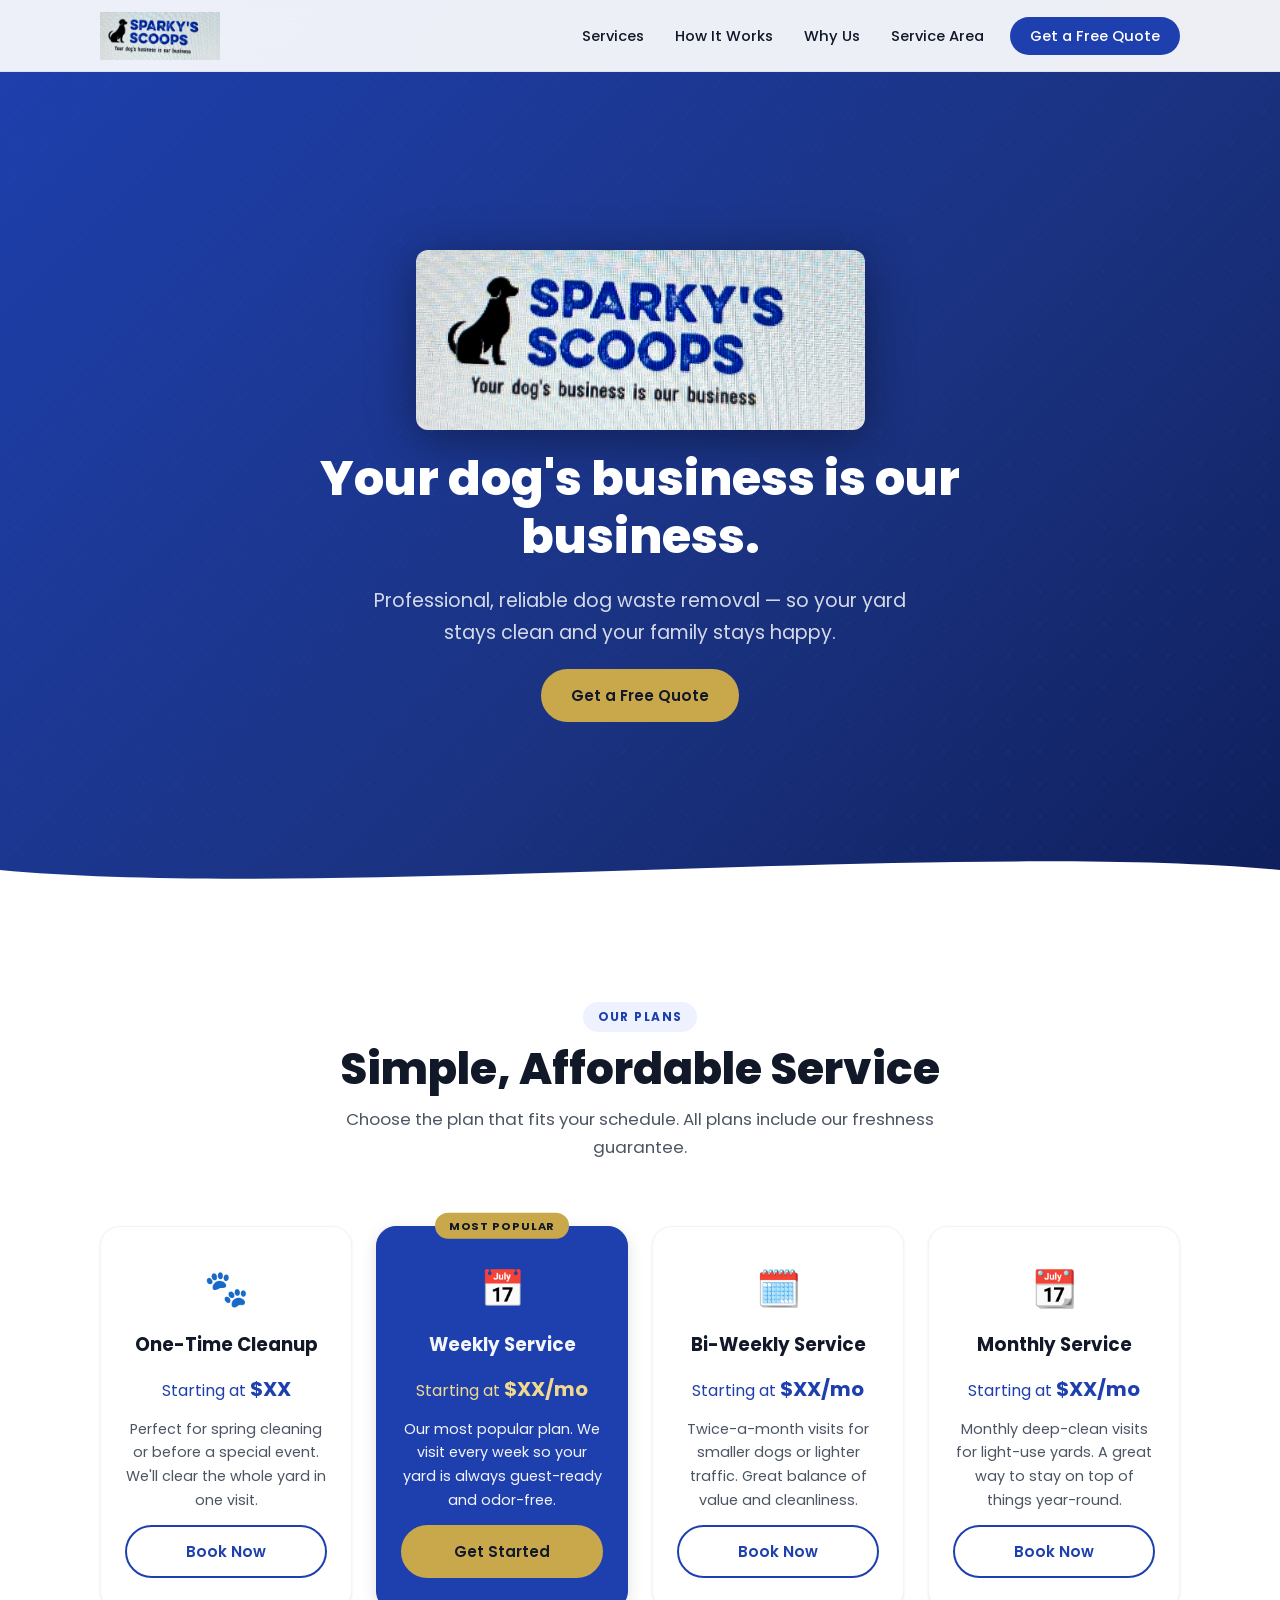
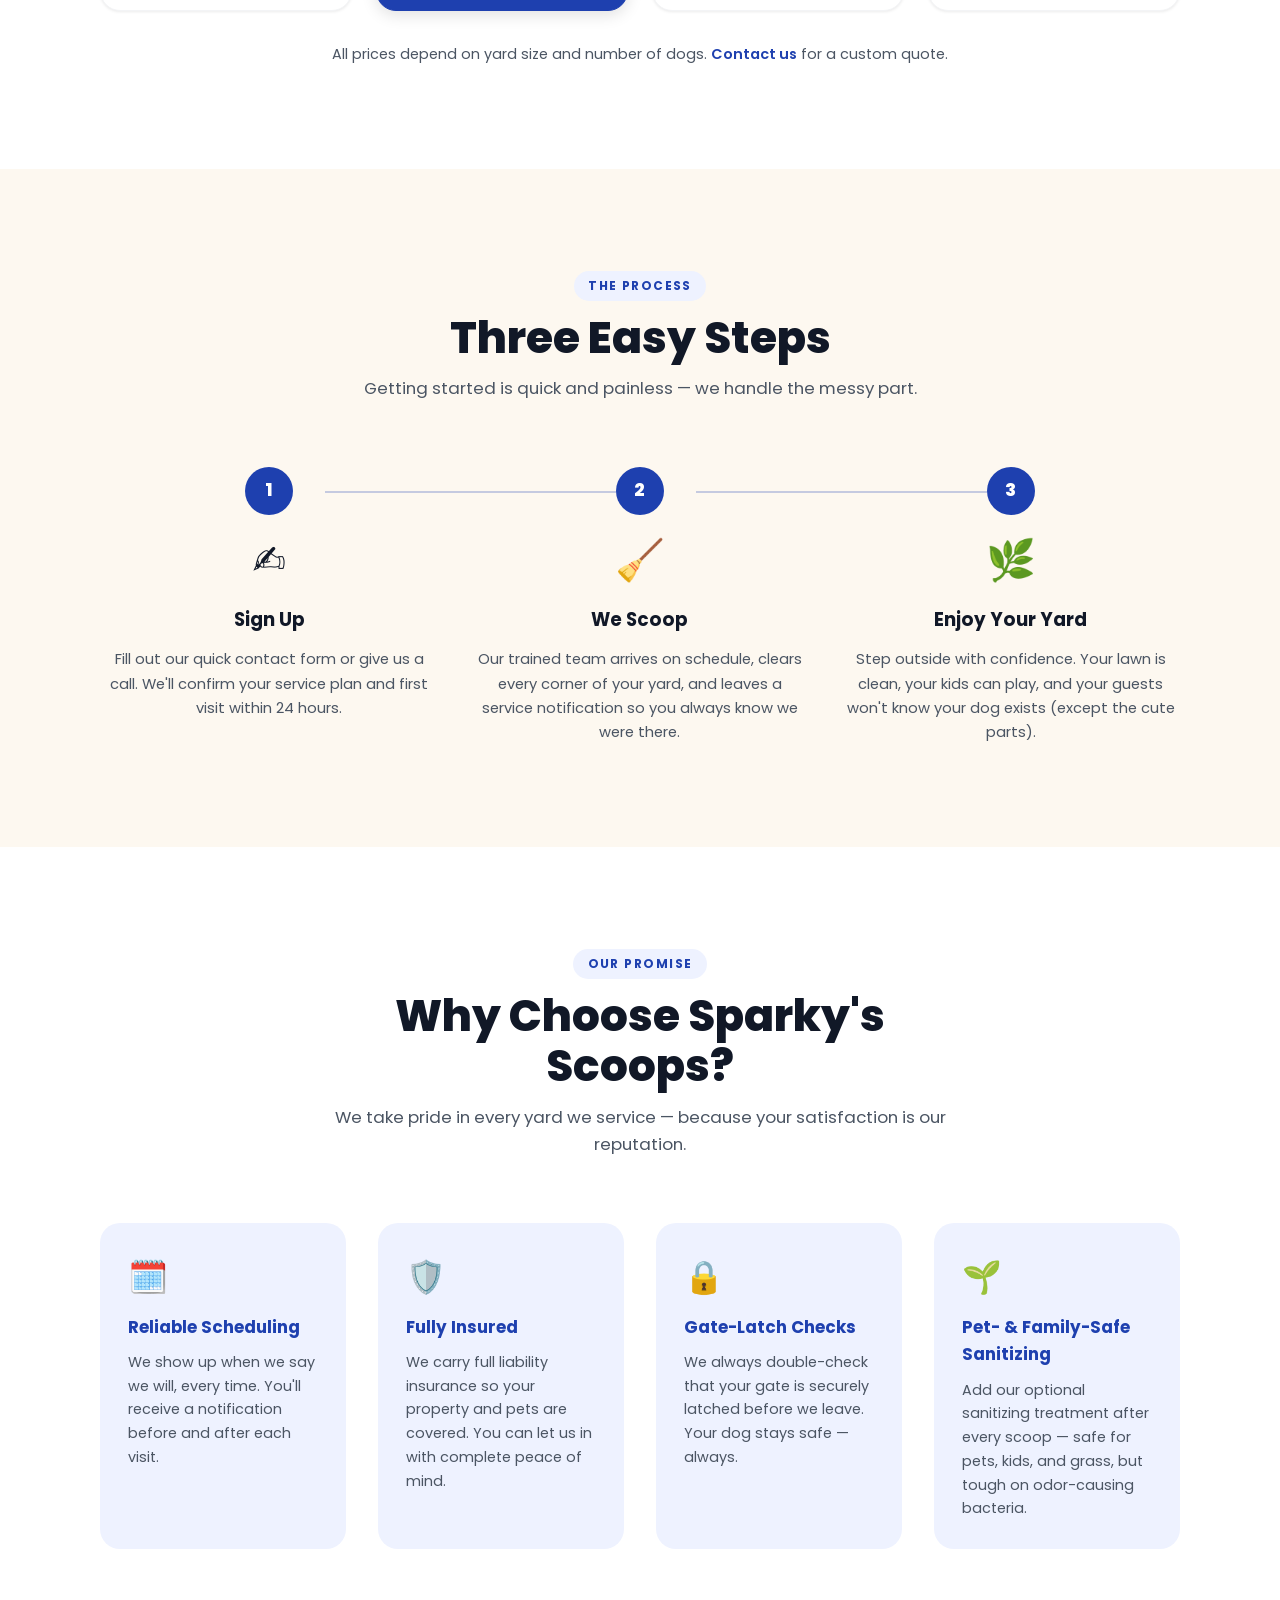
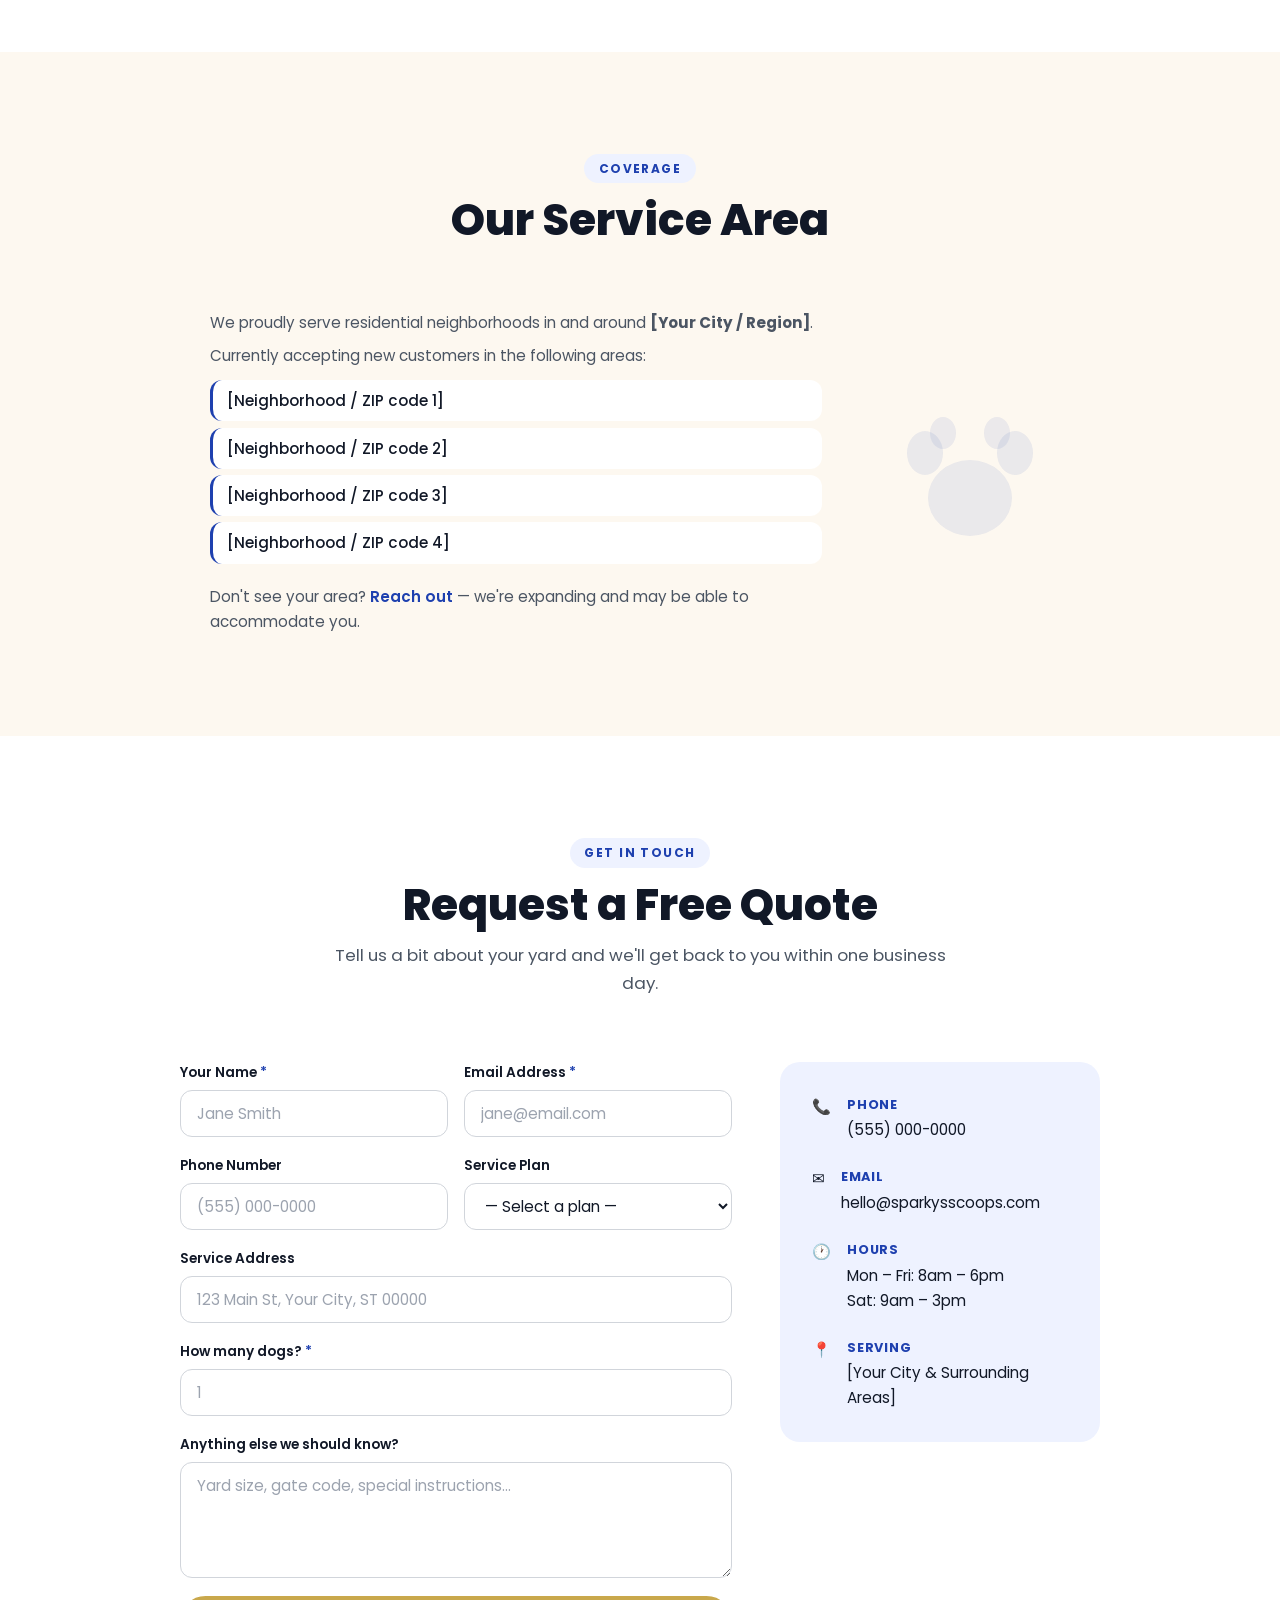
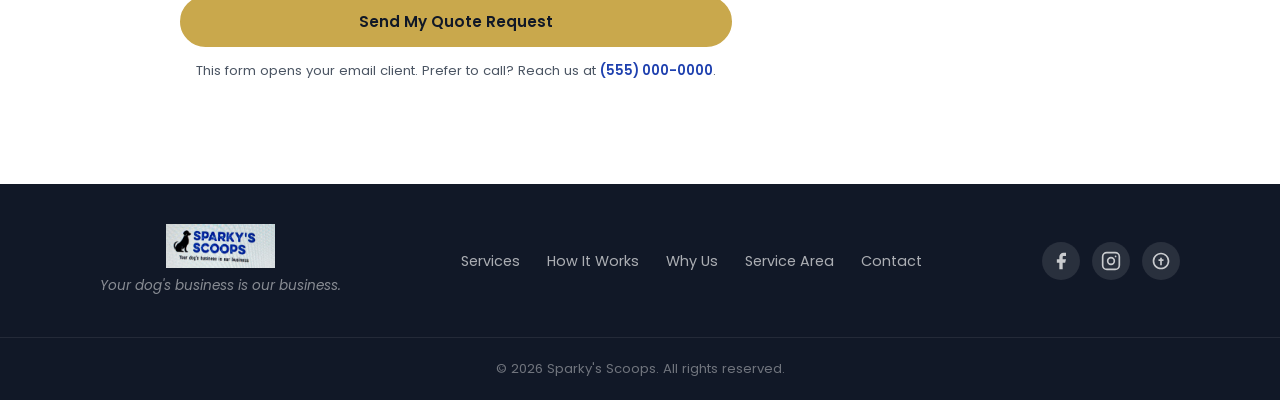
<file: index.html>
<!DOCTYPE html>
<html lang="en">
<head>
  <meta charset="UTF-8" />
  <meta name="viewport" content="width=device-width, initial-scale=1.0" />
  <meta name="description" content="Sparky's Scoops — Professional residential dog waste removal. Your dog's business is our business." />
  <title>Sparky's Scoops | Dog Waste Removal Service</title>
  <link rel="icon" href="sparkys-scoops-logo.jpg" type="image/jpeg" />
  <link rel="preconnect" href="https://fonts.googleapis.com" />
  <link rel="preconnect" href="https://fonts.gstatic.com" crossorigin />
  <link href="https://fonts.googleapis.com/css2?family=Poppins:wght@400;500;600;700;800&display=swap" rel="stylesheet" />
  <link rel="stylesheet" href="styles.css" />
</head>
<body>

  <!-- ── Navigation ── -->
  <header class="site-header" role="banner">
    <nav class="nav container" aria-label="Main navigation">
      <a href="#hero" class="nav-logo" aria-label="Sparky's Scoops home">
        <img src="sparkys-scoops-logo.jpg" alt="Sparky's Scoops logo" class="nav-logo-img" />
      </a>
      <button class="nav-toggle" aria-label="Toggle navigation menu" aria-expanded="false" aria-controls="nav-menu">
        <span class="hamburger"></span>
        <span class="hamburger"></span>
        <span class="hamburger"></span>
      </button>
      <ul class="nav-menu" id="nav-menu" role="list">
        <li><a href="#services" class="nav-link">Services</a></li>
        <li><a href="#how-it-works" class="nav-link">How It Works</a></li>
        <li><a href="#why-us" class="nav-link">Why Us</a></li>
        <li><a href="#service-area" class="nav-link">Service Area</a></li>
        <li><a href="#contact" class="nav-link nav-cta">Get a Free Quote</a></li>
      </ul>
    </nav>
  </header>

  <main>

    <!-- ── Hero ── -->
    <section id="hero" class="hero" aria-labelledby="hero-heading">
      <div class="hero-bg" aria-hidden="true"></div>
      <div class="container hero-content">
        <img src="sparkys-scoops-logo.jpg" alt="Sparky's Scoops" class="hero-logo fade-in" />
        <h1 id="hero-heading" class="hero-tagline fade-in delay-1">Your dog's business is our business.</h1>
        <p class="hero-sub fade-in delay-2">
          Professional, reliable dog waste removal — so your yard stays clean and your family stays happy.
        </p>
        <a href="#contact" class="btn btn-primary fade-in delay-3">Get a Free Quote</a>
      </div>
      <div class="hero-wave" aria-hidden="true">
        <svg viewBox="0 0 1440 80" preserveAspectRatio="none" xmlns="http://www.w3.org/2000/svg">
          <path d="M0,40 C360,80 1080,0 1440,40 L1440,80 L0,80 Z" fill="#ffffff"/>
        </svg>
      </div>
    </section>

    <!-- ── Services ── -->
    <section id="services" class="section services" aria-labelledby="services-heading">
      <div class="container">
        <div class="section-header">
          <span class="section-label">Our Plans</span>
          <h2 id="services-heading">Simple, Affordable Service</h2>
          <p>Choose the plan that fits your schedule. All plans include our freshness guarantee.</p>
        </div>
        <div class="cards" role="list">

          <article class="card fade-in-scroll" role="listitem">
            <div class="card-icon" aria-hidden="true">🐾</div>
            <h3 class="card-title">One-Time Cleanup</h3>
            <p class="card-price">Starting at <strong>$XX</strong></p>
            <p class="card-desc">Perfect for spring cleaning or before a special event. We'll clear the whole yard in one visit.</p>
            <a href="#contact" class="btn btn-outline">Book Now</a>
          </article>

          <article class="card card-featured fade-in-scroll" role="listitem">
            <div class="card-badge">Most Popular</div>
            <div class="card-icon" aria-hidden="true">📅</div>
            <h3 class="card-title">Weekly Service</h3>
            <p class="card-price">Starting at <strong>$XX/mo</strong></p>
            <p class="card-desc">Our most popular plan. We visit every week so your yard is always guest-ready and odor-free.</p>
            <a href="#contact" class="btn btn-primary">Get Started</a>
          </article>

          <article class="card fade-in-scroll" role="listitem">
            <div class="card-icon" aria-hidden="true">🗓️</div>
            <h3 class="card-title">Bi-Weekly Service</h3>
            <p class="card-price">Starting at <strong>$XX/mo</strong></p>
            <p class="card-desc">Twice-a-month visits for smaller dogs or lighter traffic. Great balance of value and cleanliness.</p>
            <a href="#contact" class="btn btn-outline">Book Now</a>
          </article>

          <article class="card fade-in-scroll" role="listitem">
            <div class="card-icon" aria-hidden="true">📆</div>
            <h3 class="card-title">Monthly Service</h3>
            <p class="card-price">Starting at <strong>$XX/mo</strong></p>
            <p class="card-desc">Monthly deep-clean visits for light-use yards. A great way to stay on top of things year-round.</p>
            <a href="#contact" class="btn btn-outline">Book Now</a>
          </article>

        </div>
        <p class="services-note">All prices depend on yard size and number of dogs. <a href="#contact">Contact us</a> for a custom quote.</p>
      </div>
    </section>

    <!-- ── How It Works ── -->
    <section id="how-it-works" class="section how-it-works" aria-labelledby="how-heading">
      <div class="container">
        <div class="section-header">
          <span class="section-label">The Process</span>
          <h2 id="how-heading">Three Easy Steps</h2>
          <p>Getting started is quick and painless — we handle the messy part.</p>
        </div>
        <ol class="steps" aria-label="How it works steps">
          <li class="step fade-in-scroll">
            <div class="step-number" aria-hidden="true">1</div>
            <div class="step-icon" aria-hidden="true">✍️</div>
            <h3 class="step-title">Sign Up</h3>
            <p class="step-desc">Fill out our quick contact form or give us a call. We'll confirm your service plan and first visit within 24 hours.</p>
          </li>
          <li class="step fade-in-scroll">
            <div class="step-connector" aria-hidden="true"></div>
            <div class="step-number" aria-hidden="true">2</div>
            <div class="step-icon" aria-hidden="true">🧹</div>
            <h3 class="step-title">We Scoop</h3>
            <p class="step-desc">Our trained team arrives on schedule, clears every corner of your yard, and leaves a service notification so you always know we were there.</p>
          </li>
          <li class="step fade-in-scroll">
            <div class="step-connector" aria-hidden="true"></div>
            <div class="step-number" aria-hidden="true">3</div>
            <div class="step-icon" aria-hidden="true">🌿</div>
            <h3 class="step-title">Enjoy Your Yard</h3>
            <p class="step-desc">Step outside with confidence. Your lawn is clean, your kids can play, and your guests won't know your dog exists (except the cute parts).</p>
          </li>
        </ol>
      </div>
    </section>

    <!-- ── Why Choose Us ── -->
    <section id="why-us" class="section why-us" aria-labelledby="why-heading">
      <div class="container">
        <div class="section-header">
          <span class="section-label">Our Promise</span>
          <h2 id="why-heading">Why Choose Sparky's Scoops?</h2>
          <p>We take pride in every yard we service — because your satisfaction is our reputation.</p>
        </div>
        <ul class="features" role="list">

          <li class="feature fade-in-scroll" role="listitem">
            <div class="feature-icon" aria-hidden="true">🗓️</div>
            <h3 class="feature-title">Reliable Scheduling</h3>
            <p>We show up when we say we will, every time. You'll receive a notification before and after each visit.</p>
          </li>

          <li class="feature fade-in-scroll" role="listitem">
            <div class="feature-icon" aria-hidden="true">🛡️</div>
            <h3 class="feature-title">Fully Insured</h3>
            <p>We carry full liability insurance so your property and pets are covered. You can let us in with complete peace of mind.</p>
          </li>

          <li class="feature fade-in-scroll" role="listitem">
            <div class="feature-icon" aria-hidden="true">🔒</div>
            <h3 class="feature-title">Gate-Latch Checks</h3>
            <p>We always double-check that your gate is securely latched before we leave. Your dog stays safe — always.</p>
          </li>

          <li class="feature fade-in-scroll" role="listitem">
            <div class="feature-icon" aria-hidden="true">🌱</div>
            <h3 class="feature-title">Pet- &amp; Family-Safe Sanitizing</h3>
            <p>Add our optional sanitizing treatment after every scoop — safe for pets, kids, and grass, but tough on odor-causing bacteria.</p>
          </li>

        </ul>
      </div>
    </section>

    <!-- ── Service Area ── -->
    <section id="service-area" class="section service-area" aria-labelledby="area-heading">
      <div class="container">
        <div class="section-header">
          <span class="section-label">Coverage</span>
          <h2 id="area-heading">Our Service Area</h2>
        </div>
        <div class="area-content fade-in-scroll">
          <div class="area-text">
            <p class="area-lead">
              We proudly serve residential neighborhoods in and around <strong>[Your City / Region]</strong>.
            </p>
            <p>Currently accepting new customers in the following areas:</p>
            <ul class="area-list">
              <li>[Neighborhood / ZIP code 1]</li>
              <li>[Neighborhood / ZIP code 2]</li>
              <li>[Neighborhood / ZIP code 3]</li>
              <li>[Neighborhood / ZIP code 4]</li>
            </ul>
            <p>Don't see your area? <a href="#contact">Reach out</a> — we're expanding and may be able to accommodate you.</p>
          </div>
          <div class="area-paw" aria-hidden="true">
            <svg viewBox="0 0 200 200" fill="none" xmlns="http://www.w3.org/2000/svg" class="paw-svg">
              <ellipse cx="100" cy="130" rx="42" ry="38" fill="#1E40AF" opacity="0.12"/>
              <ellipse cx="55" cy="85" rx="18" ry="22" fill="#1E40AF" opacity="0.12"/>
              <ellipse cx="145" cy="85" rx="18" ry="22" fill="#1E40AF" opacity="0.12"/>
              <ellipse cx="73" cy="65" rx="13" ry="16" fill="#1E40AF" opacity="0.12"/>
              <ellipse cx="127" cy="65" rx="13" ry="16" fill="#1E40AF" opacity="0.12"/>
            </svg>
          </div>
        </div>
      </div>
    </section>

    <!-- ── Contact ── -->
    <section id="contact" class="section contact" aria-labelledby="contact-heading">
      <div class="container">
        <div class="section-header">
          <span class="section-label">Get In Touch</span>
          <h2 id="contact-heading">Request a Free Quote</h2>
          <p>Tell us a bit about your yard and we'll get back to you within one business day.</p>
        </div>
        <div class="contact-wrapper">
          <form
            class="contact-form fade-in-scroll"
            action="mailto:hello@sparkysscoops.com"
            method="POST"
            enctype="text/plain"
            aria-label="Contact form"
            novalidate
          >
            <div class="form-row">
              <div class="form-group">
                <label for="name">Your Name <span aria-hidden="true">*</span></label>
                <input type="text" id="name" name="name" required autocomplete="name" placeholder="Jane Smith" />
              </div>
              <div class="form-group">
                <label for="email">Email Address <span aria-hidden="true">*</span></label>
                <input type="email" id="email" name="email" required autocomplete="email" placeholder="jane@email.com" />
              </div>
            </div>
            <div class="form-row">
              <div class="form-group">
                <label for="phone">Phone Number</label>
                <input type="tel" id="phone" name="phone" autocomplete="tel" placeholder="(555) 000-0000" />
              </div>
              <div class="form-group">
                <label for="plan">Service Plan</label>
                <select id="plan" name="plan">
                  <option value="">— Select a plan —</option>
                  <option value="one-time">One-Time Cleanup</option>
                  <option value="weekly">Weekly</option>
                  <option value="biweekly">Bi-Weekly</option>
                  <option value="monthly">Monthly</option>
                  <option value="unsure">Not Sure Yet</option>
                </select>
              </div>
            </div>
            <div class="form-group">
              <label for="address">Service Address</label>
              <input type="text" id="address" name="address" autocomplete="street-address" placeholder="123 Main St, Your City, ST 00000" />
            </div>
            <div class="form-group">
              <label for="dogs">How many dogs? <span aria-hidden="true">*</span></label>
              <input type="number" id="dogs" name="dogs" min="1" max="20" required placeholder="1" />
            </div>
            <div class="form-group">
              <label for="message">Anything else we should know?</label>
              <textarea id="message" name="message" rows="4" placeholder="Yard size, gate code, special instructions…"></textarea>
            </div>
            <button type="submit" class="btn btn-primary btn-full">Send My Quote Request</button>
            <p class="form-note">
              This form opens your email client. Prefer to call? Reach us at
              <a href="tel:+15550000000" class="phone-link">(555) 000-0000</a>.
            </p>
          </form>

          <div class="contact-info fade-in-scroll" aria-label="Contact information">
            <div class="contact-detail">
              <span class="contact-icon" aria-hidden="true">📞</span>
              <div>
                <strong>Phone</strong>
                <a href="tel:+15550000000">(555) 000-0000</a>
              </div>
            </div>
            <div class="contact-detail">
              <span class="contact-icon" aria-hidden="true">✉️</span>
              <div>
                <strong>Email</strong>
                <a href="mailto:hello@sparkysscoops.com">hello@sparkysscoops.com</a>
              </div>
            </div>
            <div class="contact-detail">
              <span class="contact-icon" aria-hidden="true">🕐</span>
              <div>
                <strong>Hours</strong>
                <span>Mon – Fri: 8am – 6pm<br/>Sat: 9am – 3pm</span>
              </div>
            </div>
            <div class="contact-detail">
              <span class="contact-icon" aria-hidden="true">📍</span>
              <div>
                <strong>Serving</strong>
                <span>[Your City &amp; Surrounding Areas]</span>
              </div>
            </div>
          </div>
        </div>
      </div>
    </section>

  </main>

  <!-- ── Footer ── -->
  <footer class="site-footer" role="contentinfo">
    <div class="container footer-inner">
      <div class="footer-brand">
        <img src="sparkys-scoops-logo.jpg" alt="Sparky's Scoops" class="footer-logo" />
        <p class="footer-tagline">Your dog's business is our business.</p>
      </div>
      <nav class="footer-nav" aria-label="Footer navigation">
        <ul role="list">
          <li><a href="#services">Services</a></li>
          <li><a href="#how-it-works">How It Works</a></li>
          <li><a href="#why-us">Why Us</a></li>
          <li><a href="#service-area">Service Area</a></li>
          <li><a href="#contact">Contact</a></li>
        </ul>
      </nav>
      <div class="footer-social" aria-label="Social media links">
        <a href="#" class="social-link" aria-label="Follow us on Facebook">
          <svg width="20" height="20" viewBox="0 0 24 24" fill="currentColor" aria-hidden="true">
            <path d="M18 2h-3a5 5 0 0 0-5 5v3H7v4h3v8h4v-8h3l1-4h-4V7a1 1 0 0 1 1-1h3z"/>
          </svg>
        </a>
        <a href="#" class="social-link" aria-label="Follow us on Instagram">
          <svg width="20" height="20" viewBox="0 0 24 24" fill="none" stroke="currentColor" stroke-width="2" stroke-linecap="round" stroke-linejoin="round" aria-hidden="true">
            <rect x="2" y="2" width="20" height="20" rx="5" ry="5"/>
            <circle cx="12" cy="12" r="4"/>
            <circle cx="17.5" cy="6.5" r="1" fill="currentColor" stroke="none"/>
          </svg>
        </a>
        <a href="#" class="social-link" aria-label="Follow us on Nextdoor">
          <svg width="20" height="20" viewBox="0 0 24 24" fill="currentColor" aria-hidden="true">
            <path d="M12 2C6.477 2 2 6.477 2 12s4.477 10 10 10 10-4.477 10-10S17.523 2 12 2zm0 2a8 8 0 1 1 0 16A8 8 0 0 1 12 4zm-1 4v2H9v2h2v5h2v-5h2v-2h-2V8h-2z"/>
          </svg>
        </a>
      </div>
    </div>
    <div class="footer-bottom">
      <p>&copy; <span id="year"></span> Sparky's Scoops. All rights reserved.</p>
    </div>
  </footer>

  <script src="script.js"></script>
</body>
</html>
</file>
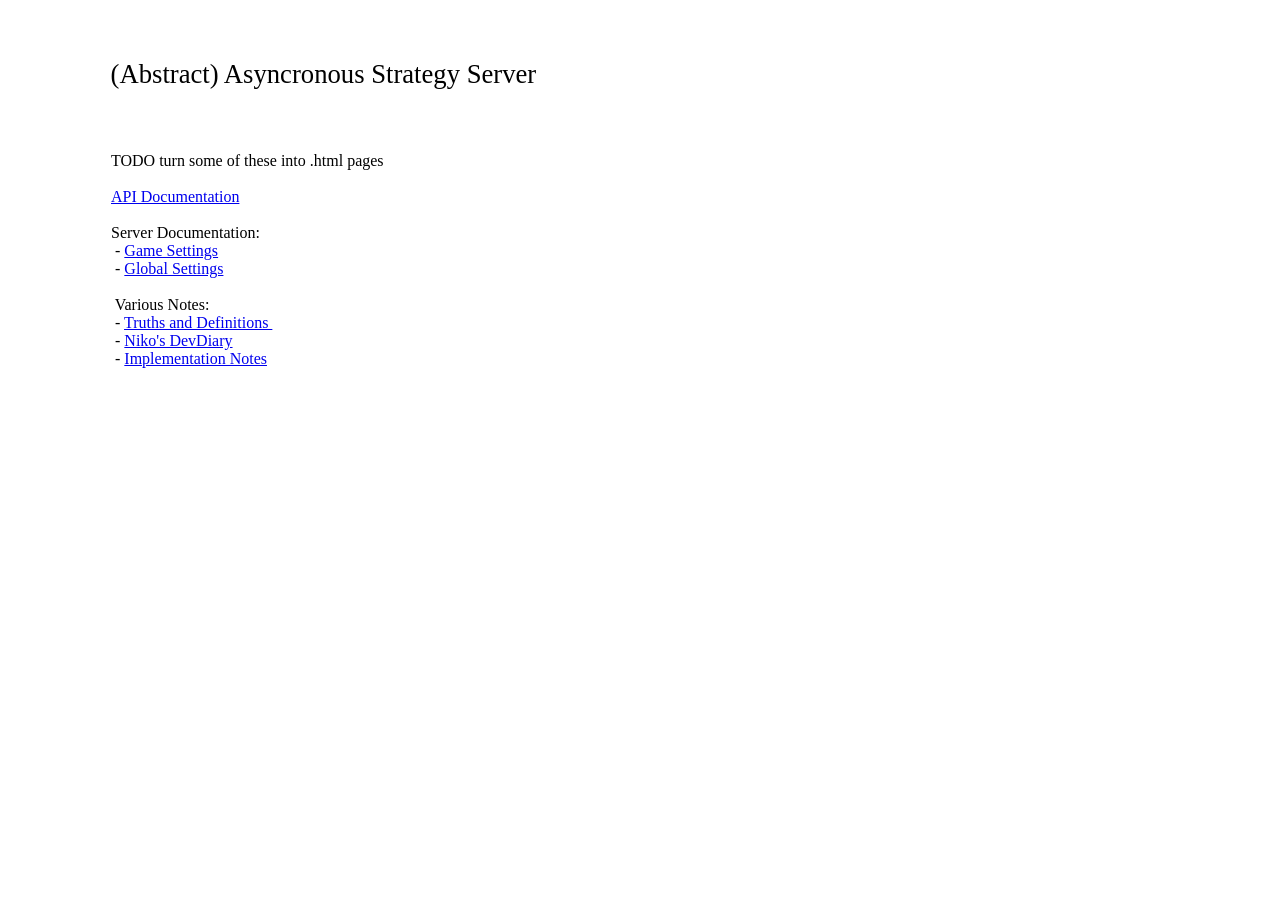
<file: public/docs/index.html>
<!DOCTYPE html>
<html>
  
  <head data-gwd-animation-mode="quickMode">
    <title>(Abstract) Asyncronous Strategy Server</title>
    <meta http-equiv="Content-Type" content="text/html; charset=utf-8">
    <meta name="generator" content="Google Web Designer 1.0.0.924">
    <style type="text/css">
      html, body {
        width: 100%;
        height: 100%;
        margin: 0px;
      }
      body {
        background-color: transparent;
        -webkit-transform: perspective(1400px) matrix3d(1, 0, 0, 0, 0, 1, 0, 0, 0, 0, 1, 0, 0, 0, 0, 1);
        -webkit-transform-style: preserve-3d;
      }
      .gwd-div-rgfp {
        position: absolute;
        text-align: left;
        background-image: none;
        background-color: rgb(255, 255, 255);
        font-family: Georgia;
        font-size: 20pt;
        left: 110.59999999999957px;
        top: 59.30000000000001px;
        width: 500px;
        height: 42px;
      }
      .gwd-div-lyqp {
        position: absolute;
        left: 111px;
        top: 196px;
        font-family:'Times New Roman';
        text-align: left;
        color: rgb(0, 0, 0);
      }
    </style>
    <style type="text/css" media="screen" title="Temp">
      .gwd-div-u5su {
        position: absolute;
        left: 111px;
        top: 152px;
        font-family:'Times New Roman';
        text-align: left;
        color: rgb(0, 0, 0);
      }
    </style>
  </head>
  
  <body>
    <div class="gwd-div-rgfp">(Abstract) Asyncronous Strategy Server</div>
    <div class="gwd-div-lyqp"></div>
    <div class="gwd-div-u5su">TODO turn some of these into .html pages
      <div>
        <br>
      </div>
      <div>
        <a href="https://docs.google.com/document/d/1_73lJwbQcuV5kIPZddVu9xY-Fvc4wPNas9JWRqFkC-A/">API Documentation</a>
      </div>
      <div>
        <br>
      </div>
      <div>Server Documentation:</div>
      <div>&nbsp;-
        <a href="https://docs.google.com/document/d/1UPqCJ6Aiaj8FRi6OEu8SzNkksXWBVdzZap7VDvzlPXA/">Game Settings</a>
      </div>
      <div>&nbsp;-
        <a href="https://docs.google.com/document/d/1dbEplkdpdssJc4mJoTkh_1Vu3zoClRzr_AIa4E5U5jwGlobal Settings">Global Settings</a>
      </div>
      <div>
        <br>
      </div>
      <div>&nbsp;Various Notes:</div>
      <div>&nbsp;-
        <a href="https://docs.google.com/document/d/1JPTILE_uxVCYwW9BwfufSMT7jfu9YLu7HUKApQi3i1o/">Truths and Definitions&nbsp;</a>
      </div>
      <div>&nbsp;-
        <a href="https://docs.google.com/document/d/1j_ZgtAJD1y1U2qs6Q3jQvJem5_XToX_gVGvXR8W5cQE/">Niko's DevDiary</a>
      </div>
      <div>&nbsp;-
        <a href="https://docs.google.com/document/d/1CgGpE6f8Uw26kM4wdKaL-3IzRXTq56kh8KLMNTIipmE/">Implementation Notes</a>
      </div>
    </div>
  </body>

</html>
</file>
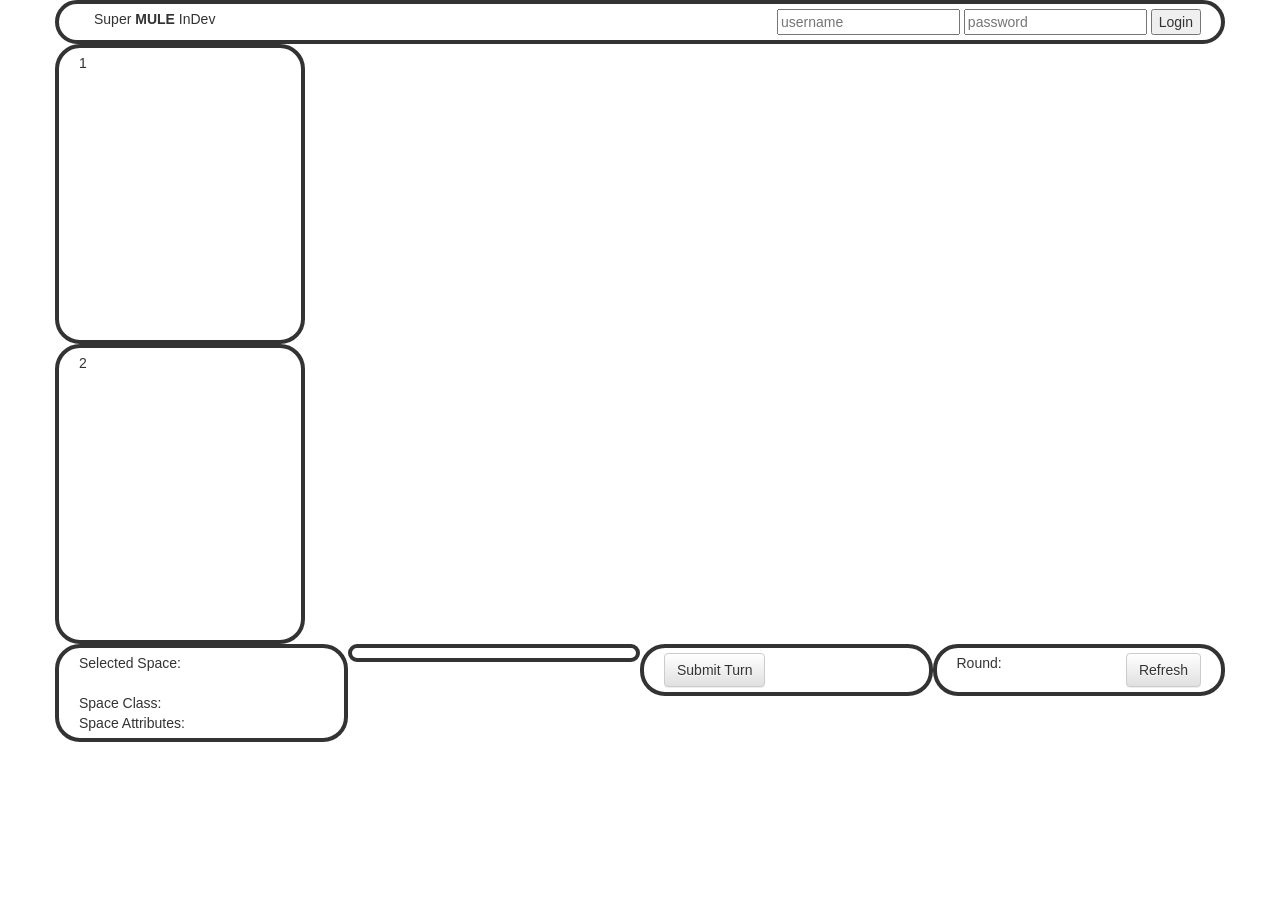
<file: public/board.html>
<!DOCTYPE html>
<html>
<head>
    <title>Project Mule Board View</title>
    <meta name="viewport" content="width=device-width, initial-scale=1.0">

    <link rel="stylesheet" href="css/bootstrap.min.css">
    <link rel="stylesheet" href="css/bootstrap-theme.min.css">

    <link rel="stylesheet" href="css/stylesheet.css">
    <link rel="stylesheet" href="css/boardView.css">

    <link rel="stylesheet" href="css/d3Style.css">

    <script src="lib/jquery-1.11.0.min.js"></script>
    <script src="lib/bootstrap.min.js"></script>


    <script src="lib/d3.v3.min.js"></script>

    <script src="lib/underscore-min.js"></script>

    <script data-main="boardView" src="lib/require.js"></script>
</head>

<body>
<div class="container">
    <div class="row border">
        <div class="col-md-2">
            Super <b>MULE</b> InDev
        </div>

        <div class="col-md-pull-8" id="loginHeader">
            <input id="usernameText" type="text" name="username" placeholder="username">
            <input id="passwordText" type="text" name="password" placeholder="password">
            <input type="button" id="loginUser" value="Login">

            <div id="alerts"></div>
        </div>
    </div>

    <div class="row">
        <div class="col-md-2">
            <div id="spacesList" class="row border yScrolls">1</div>
            <div id="piecesList" class="row border yScrolls">2</div>
        </div>
        <div class="col-md-2">
            <div id="d3RenderBox"></div>
        </div>
    </div>

    <div class="row" id="gameinfoFooter">
        <div class="col-md-3 border">
            Selected Space: <span id="selectedSpace"></span> <br>
            <br>
            Space Class: <span id="selectedSpaceClass"></span><br>
            Space Attributes:<br>
            <span id="selectedSpaceAttributes"></span>

        </div>
        <div id="pieceInfoDiv" class="col-md-3 border">

        </div>
        <div class="col-md-3 border">
            <div id="actionsList"></div>
            <button id="submitTurnButton" type="button" class="btn btn-default">Submit Turn</button> <br>
        </div>
        <div class="col-md-3 border">

            Round: <span id="turnNumberLabel"></span>
            <button id="refreshButton" type="button" class="btn btn-default">Refresh</button> <br>
            <div id="playerList"></div>
        </div>
    </div>
</div>
</body>
</html>
</file>
<file: styles.css>
/* ═══════════════════════════════════════════
   Sparky's Scoops — styles.css
   ═══════════════════════════════════════════ */

/* ── Custom Properties ── */
:root {
  --blue:        #1E40AF;
  --blue-dark:   #1730880;
  --blue-light:  #3B5DD4;
  --blue-pale:   #EEF2FF;
  --cream:       #FDF8F0;
  --gold:        #C9A84C;
  --gold-light:  #F0D98E;
  --white:       #FFFFFF;
  --dark:        #111827;
  --gray-600:    #4B5563;
  --gray-400:    #9CA3AF;
  --gray-100:    #F3F4F6;

  --font:        'Poppins', system-ui, -apple-system, sans-serif;
  --radius:      12px;
  --radius-lg:   20px;
  --shadow-sm:   0 1px 3px rgba(0,0,0,.08);
  --shadow-md:   0 4px 16px rgba(0,0,0,.12);
  --shadow-lg:   0 12px 40px rgba(0,0,0,.15);
  --transition:  0.3s ease;
  --max-w:       1160px;
  --nav-h:       72px;
}

/* ── Reset & Base ── */
*, *::before, *::after { box-sizing: border-box; margin: 0; padding: 0; }

html {
  scroll-behavior: smooth;
  scroll-padding-top: var(--nav-h);
  font-size: 16px;
}

body {
  font-family: var(--font);
  color: var(--dark);
  background: var(--white);
  line-height: 1.65;
  -webkit-font-smoothing: antialiased;
}

img { max-width: 100%; height: auto; display: block; }
a  { color: var(--blue); text-decoration: none; transition: color var(--transition); }
a:hover { color: var(--blue-light); }
ul, ol { list-style: none; }

/* ── Utility ── */
.container {
  width: 100%;
  max-width: var(--max-w);
  margin-inline: auto;
  padding-inline: clamp(1rem, 5vw, 2.5rem);
}

.btn {
  display: inline-flex;
  align-items: center;
  justify-content: center;
  gap: .5rem;
  padding: .75rem 1.75rem;
  border-radius: 50px;
  font-family: var(--font);
  font-size: .95rem;
  font-weight: 600;
  cursor: pointer;
  border: 2px solid transparent;
  transition: background var(--transition), color var(--transition),
              transform var(--transition), box-shadow var(--transition);
  white-space: nowrap;
}
.btn:hover  { transform: translateY(-2px); box-shadow: var(--shadow-md); }
.btn:active { transform: translateY(0); }

.btn-primary {
  background: var(--gold);
  color: var(--dark);
  border-color: var(--gold);
}
.btn-primary:hover { background: var(--gold-light); border-color: var(--gold-light); color: var(--dark); }

.btn-outline {
  background: transparent;
  color: var(--blue);
  border-color: var(--blue);
}
.btn-outline:hover { background: var(--blue); color: var(--white); }

.btn-full { width: 100%; }

/* ── Section shared styles ── */
.section { padding-block: clamp(4rem, 8vw, 7rem); }

.section-header {
  text-align: center;
  max-width: 640px;
  margin-inline: auto;
  margin-bottom: clamp(2.5rem, 5vw, 4rem);
}

.section-label {
  display: inline-block;
  font-size: .75rem;
  font-weight: 700;
  letter-spacing: .12em;
  text-transform: uppercase;
  color: var(--blue);
  background: var(--blue-pale);
  padding: .3rem .9rem;
  border-radius: 50px;
  margin-bottom: .75rem;
}

.section-header h2 {
  font-size: clamp(1.75rem, 4vw, 2.75rem);
  font-weight: 800;
  line-height: 1.15;
  color: var(--dark);
  margin-bottom: .75rem;
}

.section-header p {
  color: var(--gray-600);
  font-size: 1.05rem;
}

/* ── Fade animations ── */
.fade-in {
  opacity: 0;
  transform: translateY(20px);
  animation: fadeUp .7s ease forwards;
}
.delay-1 { animation-delay: .15s; }
.delay-2 { animation-delay: .3s;  }
.delay-3 { animation-delay: .45s; }

@keyframes fadeUp {
  to { opacity: 1; transform: translateY(0); }
}

.fade-in-scroll {
  opacity: 0;
  transform: translateY(28px);
  transition: opacity .6s ease, transform .6s ease;
}
.fade-in-scroll.visible {
  opacity: 1;
  transform: translateY(0);
}

/* ══════════════════════════════════════════
   HEADER / NAV
══════════════════════════════════════════ */
.site-header {
  position: fixed;
  top: 0;
  left: 0;
  right: 0;
  z-index: 100;
  background: rgba(255,255,255,.92);
  backdrop-filter: blur(10px);
  -webkit-backdrop-filter: blur(10px);
  border-bottom: 1px solid rgba(30,64,175,.08);
  height: var(--nav-h);
  transition: box-shadow var(--transition);
}
.site-header.scrolled { box-shadow: var(--shadow-md); }

.nav {
  display: flex;
  align-items: center;
  justify-content: space-between;
  height: var(--nav-h);
}

.nav-logo { display: flex; align-items: center; }
.nav-logo-img {
  height: 48px;
  width: auto;
  object-fit: contain;
}

.nav-menu {
  display: flex;
  align-items: center;
  gap: .25rem;
}

.nav-link {
  padding: .5rem .85rem;
  border-radius: 50px;
  font-weight: 500;
  font-size: .92rem;
  color: var(--dark);
  transition: background var(--transition), color var(--transition);
}
.nav-link:hover { background: var(--blue-pale); color: var(--blue); }

.nav-cta {
  background: var(--blue);
  color: var(--white) !important;
  padding: .55rem 1.25rem;
  margin-left: .5rem;
}
.nav-cta:hover { background: var(--blue-light); }

.nav-toggle {
  display: none;
  flex-direction: column;
  gap: 5px;
  background: none;
  border: none;
  cursor: pointer;
  padding: .5rem;
}
.hamburger {
  display: block;
  width: 24px;
  height: 2px;
  background: var(--dark);
  border-radius: 2px;
  transition: transform var(--transition), opacity var(--transition);
}

/* ══════════════════════════════════════════
   HERO
══════════════════════════════════════════ */
.hero {
  position: relative;
  min-height: 100svh;
  display: flex;
  align-items: center;
  background: linear-gradient(135deg, var(--blue) 0%, #1a3280 60%, #0f1f5c 100%);
  overflow: hidden;
  padding-top: var(--nav-h);
}

/* Subtle dot-grid texture */
.hero-bg {
  position: absolute;
  inset: 0;
  background-image: radial-gradient(circle, rgba(255,255,255,.06) 1px, transparent 1px);
  background-size: 32px 32px;
  pointer-events: none;
}

.hero-content {
  position: relative;
  z-index: 1;
  display: flex;
  flex-direction: column;
  align-items: center;
  text-align: center;
  gap: 1.25rem;
  padding-block: clamp(3rem, 8vw, 6rem);
}

.hero-logo {
  height: clamp(100px, 20vw, 180px);
  width: auto;
  object-fit: contain;
  filter: drop-shadow(0 8px 24px rgba(0,0,0,.4));
  border-radius: var(--radius);
}

.hero-tagline {
  font-size: clamp(1.6rem, 5vw, 3rem);
  font-weight: 800;
  color: var(--white);
  line-height: 1.2;
  max-width: 700px;
}

.hero-sub {
  font-size: clamp(1rem, 2.5vw, 1.2rem);
  color: rgba(255,255,255,.82);
  max-width: 560px;
}

.hero-wave {
  position: absolute;
  bottom: 0;
  left: 0;
  right: 0;
  line-height: 0;
}
.hero-wave svg { width: 100%; height: 60px; }

/* ══════════════════════════════════════════
   SERVICES
══════════════════════════════════════════ */
.services { background: var(--white); }

.cards {
  display: grid;
  grid-template-columns: repeat(auto-fit, minmax(240px, 1fr));
  gap: 1.5rem;
}

.card {
  background: var(--white);
  border: 1px solid var(--gray-100);
  border-radius: var(--radius-lg);
  padding: 2rem 1.5rem;
  display: flex;
  flex-direction: column;
  gap: .75rem;
  text-align: center;
  box-shadow: var(--shadow-sm);
  transition: transform var(--transition), box-shadow var(--transition);
  position: relative;
}
.card:hover { transform: translateY(-6px); box-shadow: var(--shadow-lg); }

.card-icon { font-size: 2.25rem; }

.card-title {
  font-size: 1.15rem;
  font-weight: 700;
  color: var(--dark);
}

.card-price {
  font-size: 1rem;
  color: var(--blue);
}
.card-price strong { font-size: 1.25rem; }

.card-desc {
  font-size: .9rem;
  color: var(--gray-600);
  flex: 1;
}

.card-featured {
  background: var(--blue);
  border-color: var(--blue);
  color: var(--white);
  box-shadow: var(--shadow-md);
}
.card-featured .card-title,
.card-featured .card-price,
.card-featured .card-desc { color: rgba(255,255,255,.95); }
.card-featured .card-price { color: var(--gold-light); }
.card-featured .btn-outline {
  border-color: var(--white);
  color: var(--white);
}
.card-featured .btn-outline:hover {
  background: var(--white);
  color: var(--blue);
}

.card-badge {
  position: absolute;
  top: -1px;
  left: 50%;
  transform: translateX(-50%) translateY(-50%);
  background: var(--gold);
  color: var(--dark);
  font-size: .7rem;
  font-weight: 700;
  letter-spacing: .08em;
  text-transform: uppercase;
  padding: .25rem .85rem;
  border-radius: 50px;
  white-space: nowrap;
}

.services-note {
  text-align: center;
  color: var(--gray-600);
  font-size: .9rem;
  margin-top: 2rem;
}
.services-note a { font-weight: 600; }

/* ══════════════════════════════════════════
   HOW IT WORKS
══════════════════════════════════════════ */
.how-it-works { background: var(--cream); }

.steps {
  display: grid;
  grid-template-columns: repeat(auto-fit, minmax(220px, 1fr));
  gap: 2rem;
  position: relative;
}

.step {
  display: flex;
  flex-direction: column;
  align-items: center;
  text-align: center;
  gap: .75rem;
  position: relative;
}

.step-number {
  width: 3rem;
  height: 3rem;
  border-radius: 50%;
  background: var(--blue);
  color: var(--white);
  font-size: 1.1rem;
  font-weight: 800;
  display: flex;
  align-items: center;
  justify-content: center;
  flex-shrink: 0;
}

.step-icon { font-size: 2.5rem; }

.step-title {
  font-size: 1.15rem;
  font-weight: 700;
}

.step-desc {
  font-size: .92rem;
  color: var(--gray-600);
}

/* Horizontal connector lines between steps on desktop */
.step-connector {
  display: none;
}

@media (min-width: 680px) {
  .steps { grid-template-columns: 1fr 1fr 1fr; }

  .step-connector {
    display: block;
    position: absolute;
    top: 1.5rem; /* aligns with step-number center */
    left: calc(-50% + 1.5rem);
    right: calc(50% + 1.5rem);
    height: 2px;
    background: var(--blue);
    opacity: .25;
  }
}

/* ══════════════════════════════════════════
   WHY CHOOSE US
══════════════════════════════════════════ */
.why-us { background: var(--white); }

.features {
  display: grid;
  grid-template-columns: repeat(auto-fit, minmax(240px, 1fr));
  gap: 2rem;
}

.feature {
  display: flex;
  flex-direction: column;
  gap: .6rem;
  padding: 1.75rem;
  border-radius: var(--radius-lg);
  background: var(--blue-pale);
  transition: transform var(--transition), box-shadow var(--transition);
}
.feature:hover { transform: translateY(-4px); box-shadow: var(--shadow-md); }

.feature-icon { font-size: 2rem; }

.feature-title {
  font-size: 1.05rem;
  font-weight: 700;
  color: var(--blue);
}

.feature p {
  font-size: .9rem;
  color: var(--gray-600);
}

/* ══════════════════════════════════════════
   SERVICE AREA
══════════════════════════════════════════ */
.service-area { background: var(--cream); }

.area-content {
  display: flex;
  align-items: center;
  gap: 3rem;
  max-width: 860px;
  margin-inline: auto;
}

.area-text { flex: 1; }

.area-lead {
  font-size: 1.15rem;
  margin-bottom: 1rem;
  color: var(--dark);
}

.area-list {
  list-style: none;
  margin: .75rem 0 1.25rem;
  display: flex;
  flex-direction: column;
  gap: .4rem;
}
.area-list li {
  padding: .5rem .85rem;
  border-radius: var(--radius);
  background: var(--white);
  font-weight: 500;
  border-left: 3px solid var(--blue);
  font-size: .95rem;
}

.area-text p { color: var(--gray-600); font-size: .95rem; margin-bottom: .5rem; }
.area-text p:last-child { margin-bottom: 0; }
.area-text a { font-weight: 600; }

.area-paw { flex-shrink: 0; }
.paw-svg { width: clamp(120px, 20vw, 200px); height: auto; opacity: .7; }

@media (max-width: 600px) {
  .area-content { flex-direction: column; }
  .area-paw { display: none; }
}

/* ══════════════════════════════════════════
   CONTACT
══════════════════════════════════════════ */
.contact { background: var(--white); }

.contact-wrapper {
  display: grid;
  grid-template-columns: 1fr;
  gap: 3rem;
  max-width: 920px;
  margin-inline: auto;
}

@media (min-width: 720px) {
  .contact-wrapper { grid-template-columns: 1fr 320px; }
}

/* Form */
.contact-form {
  display: flex;
  flex-direction: column;
  gap: 1.1rem;
}

.form-row {
  display: grid;
  grid-template-columns: 1fr 1fr;
  gap: 1rem;
}
@media (max-width: 540px) { .form-row { grid-template-columns: 1fr; } }

.form-group {
  display: flex;
  flex-direction: column;
  gap: .35rem;
}

label {
  font-size: .85rem;
  font-weight: 600;
  color: var(--dark);
}
label span { color: var(--blue); }

input, select, textarea {
  font-family: var(--font);
  font-size: .95rem;
  padding: .7rem 1rem;
  border: 1.5px solid #D1D5DB;
  border-radius: var(--radius);
  background: var(--white);
  color: var(--dark);
  transition: border-color var(--transition), box-shadow var(--transition);
  width: 100%;
}
input::placeholder, textarea::placeholder { color: var(--gray-400); }
input:focus, select:focus, textarea:focus {
  outline: none;
  border-color: var(--blue);
  box-shadow: 0 0 0 3px rgba(30,64,175,.15);
}
textarea { resize: vertical; }
select { cursor: pointer; }

.form-note {
  font-size: .82rem;
  color: var(--gray-600);
  text-align: center;
  margin-top: -.25rem;
}
.phone-link { font-weight: 600; color: var(--blue); }

/* Contact sidebar info */
.contact-info {
  display: flex;
  flex-direction: column;
  gap: 1.5rem;
  padding: 2rem;
  background: var(--blue-pale);
  border-radius: var(--radius-lg);
  height: fit-content;
}

.contact-detail {
  display: flex;
  gap: 1rem;
  align-items: flex-start;
}

.contact-icon { font-size: 1.5rem; flex-shrink: 0; }

.contact-detail div {
  display: flex;
  flex-direction: column;
  gap: .15rem;
}
.contact-detail strong {
  font-size: .8rem;
  font-weight: 700;
  text-transform: uppercase;
  letter-spacing: .06em;
  color: var(--blue);
}
.contact-detail a,
.contact-detail span {
  font-size: .95rem;
  color: var(--dark);
}
.contact-detail a:hover { color: var(--blue); }

/* ══════════════════════════════════════════
   FOOTER
══════════════════════════════════════════ */
.site-footer {
  background: var(--dark);
  color: rgba(255,255,255,.75);
}

.footer-inner {
  display: flex;
  flex-wrap: wrap;
  gap: 2rem;
  align-items: center;
  justify-content: space-between;
  padding-block: 2.5rem;
}

.footer-brand {
  display: flex;
  flex-direction: column;
  gap: .4rem;
}

.footer-logo {
  height: 44px;
  width: auto;
  object-fit: contain;
  border-radius: 6px;
}

.footer-tagline {
  font-size: .85rem;
  color: rgba(255,255,255,.5);
  font-style: italic;
}

.footer-nav ul {
  display: flex;
  flex-wrap: wrap;
  gap: .25rem .5rem;
}
.footer-nav a {
  color: rgba(255,255,255,.65);
  font-size: .9rem;
  padding: .3rem .6rem;
  border-radius: 6px;
  transition: background var(--transition), color var(--transition);
}
.footer-nav a:hover { background: rgba(255,255,255,.1); color: var(--white); }

.footer-social {
  display: flex;
  gap: .75rem;
}
.social-link {
  width: 38px;
  height: 38px;
  border-radius: 50%;
  background: rgba(255,255,255,.1);
  color: rgba(255,255,255,.75);
  display: flex;
  align-items: center;
  justify-content: center;
  transition: background var(--transition), color var(--transition);
}
.social-link:hover { background: var(--blue); color: var(--white); }

.footer-bottom {
  border-top: 1px solid rgba(255,255,255,.08);
  padding-block: 1.25rem;
  text-align: center;
}
.footer-bottom p { font-size: .82rem; color: rgba(255,255,255,.4); }

/* ══════════════════════════════════════════
   RESPONSIVE — Mobile nav
══════════════════════════════════════════ */
@media (max-width: 768px) {
  .nav-toggle { display: flex; }

  .nav-menu {
    display: none;
    position: absolute;
    top: var(--nav-h);
    left: 0;
    right: 0;
    background: var(--white);
    border-bottom: 1px solid var(--gray-100);
    flex-direction: column;
    align-items: stretch;
    padding: .75rem 1rem 1.25rem;
    box-shadow: var(--shadow-md);
    gap: .2rem;
  }

  .nav-menu.open { display: flex; }

  .nav-link {
    padding: .7rem 1rem;
    border-radius: var(--radius);
  }

  .nav-cta {
    text-align: center;
    margin-left: 0;
    margin-top: .5rem;
  }

  /* Hamburger → X animation */
  .nav-toggle[aria-expanded="true"] .hamburger:nth-child(1) {
    transform: translateY(7px) rotate(45deg);
  }
  .nav-toggle[aria-expanded="true"] .hamburger:nth-child(2) {
    opacity: 0;
  }
  .nav-toggle[aria-expanded="true"] .hamburger:nth-child(3) {
    transform: translateY(-7px) rotate(-45deg);
  }

  /* Footer stack */
  .footer-inner { flex-direction: column; align-items: flex-start; }
}

/* ══════════════════════════════════════════
   REDUCED MOTION
══════════════════════════════════════════ */
@media (prefers-reduced-motion: reduce) {
  .fade-in, .fade-in-scroll { animation: none; opacity: 1; transform: none; transition: none; }
  .btn:hover { transform: none; }
  html { scroll-behavior: auto; }
}
</file>
<file: public/css/stylesheet.css>
div .border{
    border:4px solid;
    border-radius:25px;
    background: #FFFFFF;
    padding:5px 20px;
}

table {
    width:80%;
    border-collapse:collapse;
}

th {
    color:#678197;
    padding:.3em 1em;
    text-align:left;
    font-weight : bold;
}

td {
    color:#678197;
    padding:.3em 1em;
    text-align:left;
}

.ruleBundleChooser{
    cellSpacing:2;
    border:2;
    width:50%;
}

.menu ul { display: none; } /* Hide before plugin loads */
.menu ul.dropit-submenu {
    background-color: #fff;
    border: 1px solid #b2b2b2;
    padding: 6px 0;
    margin: 3px 0 0 1px;
    -webkit-border-radius: 3px;
    -moz-border-radius: 3px;
    border-radius: 3px;
    -webkit-box-shadow: 0px 1px 3px rgba(0,0,0,0.15);
    -moz-box-shadow: 0px 1px 3px rgba(0,0,0,0.15);
    box-shadow: 0px 1px 3px rgba(0,0,0,0.15);
}
.menu ul.dropit-submenu a {
    display: block;
    font-size: 14px;
    line-height: 25px;
    color: #7a868e;
    padding: 0 18px;
}
.menu ul.dropit-submenu a:hover {
    background: #248fc1;
    color: #fff;
    text-decoration: none;
}

#loginHeader {
    text-align: right;
}

#create {
    text-align: center;
}

#gamesButtons {
    text-align: center;
}

#gamesList {
    overflow-y: scroll;
    height:400px;
}

#gameInfo {
    text-align: center;
    display: table-cell;
    float: none;
}

.yScrolls {
    overflow-y: scroll;
    height:300px;
    width: 250px;
}
</file>
<file: public/css/boardView.css>
/* Divs & Spans*/

#selectedSpace {
    font-weight:bold;
}

#turnNumberLabel {
    font-weight:bold;
}


#refreshButton{
    float: right;
}

.small{
    width: 20px;
    height: 20px;
}

/* Nodes */

.test {
    font: 15px sans-serif bold;
    color: black;
    text-align: center;

    -webkit-touch-callout: none;
    -webkit-user-select: none;
    -khtml-user-select: none;
    -moz-user-select: none;
    -ms-user-select: none;
    user-select: none;
}
</file>
<file: public/css/d3Style.css>
.node {
  stroke: #fff;
  stroke-width: 1.5px;
}

.link {
  stroke: #999;
  stroke-opacity: .6;
}
</file>
